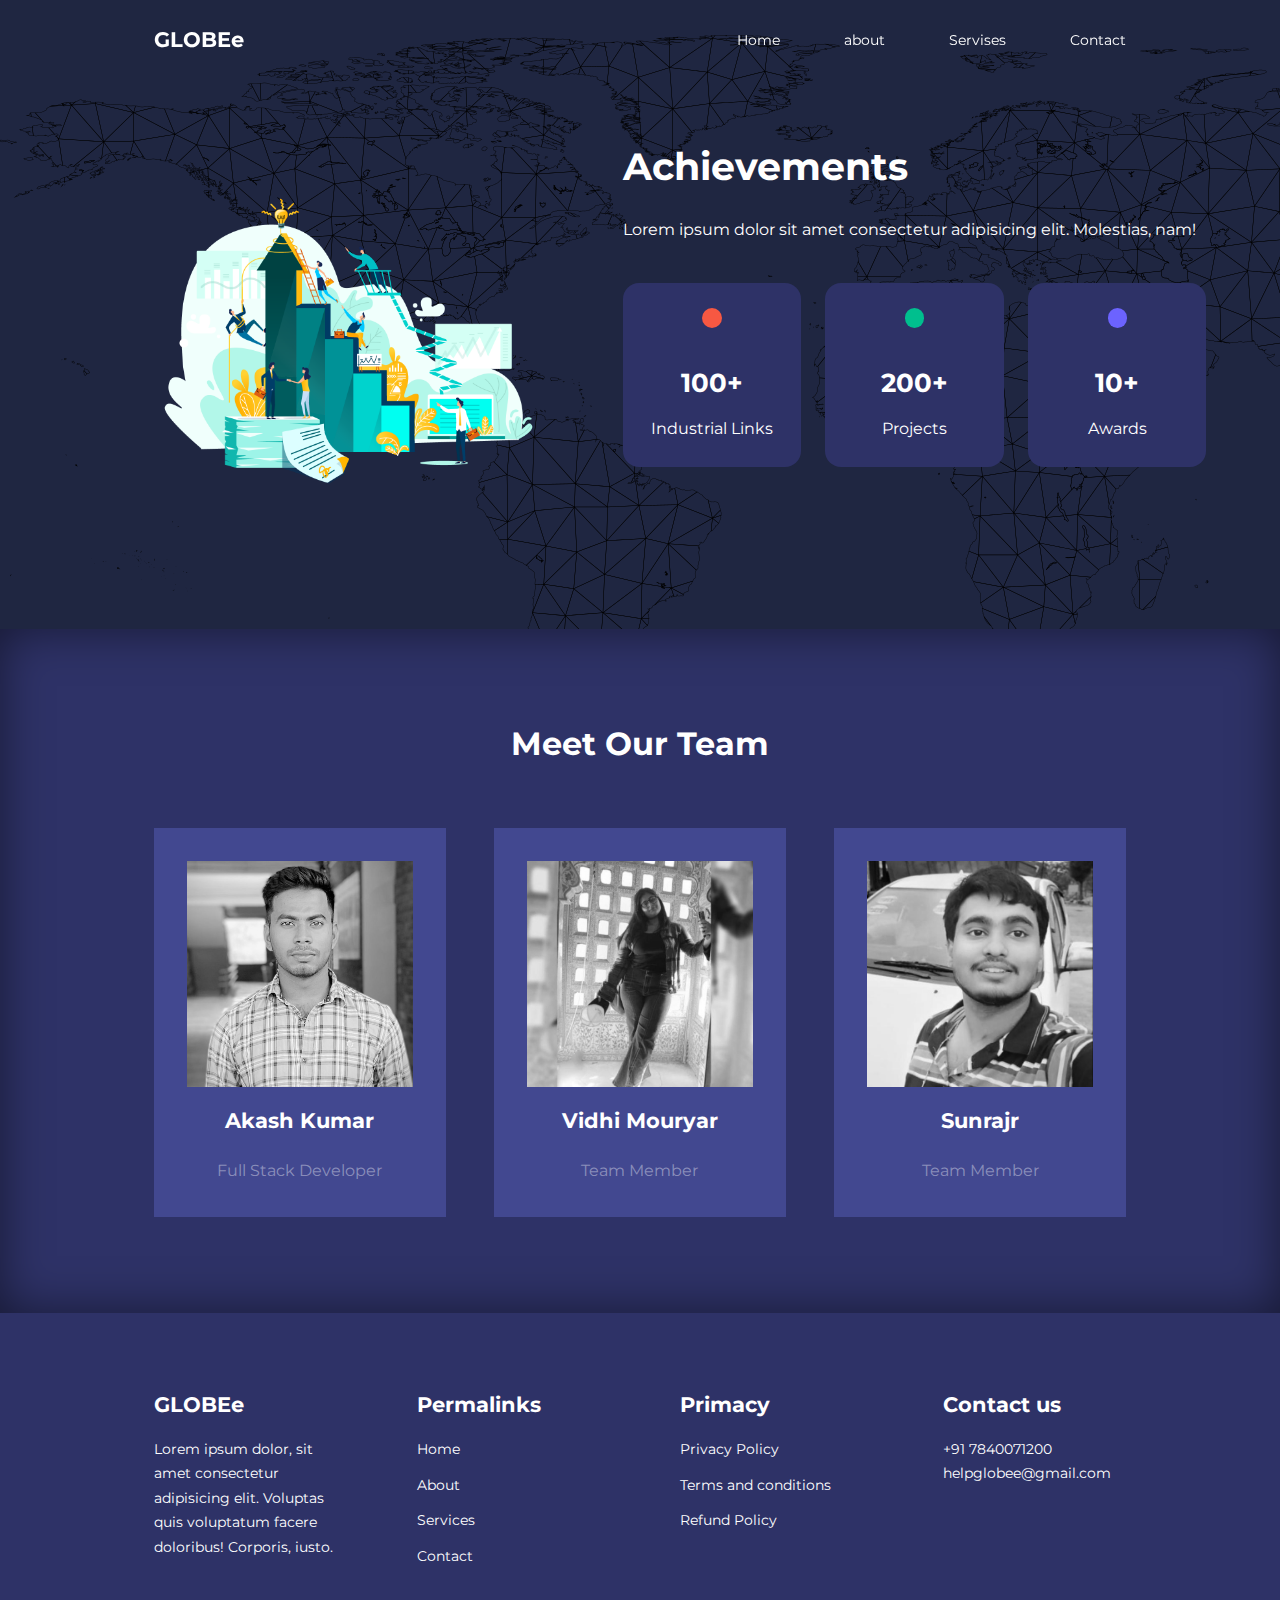
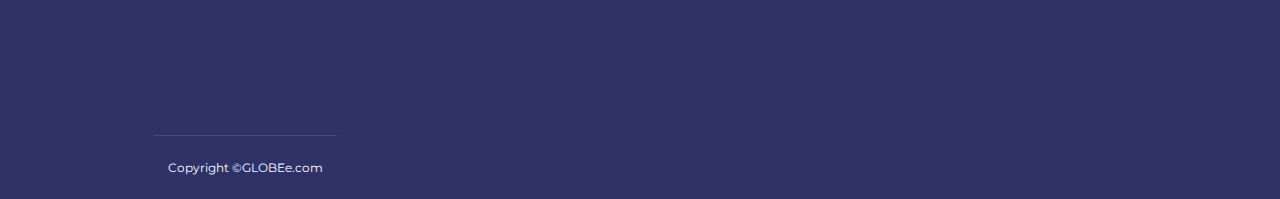
<file: globee/about.html>
<!DOCTYPE html>
<html lang="en">
<head>
    <meta charset="UTF-8">
    <meta http-equiv="X-UA-Compatible" content="IE=edge">
    <meta name="viewport" content="width=device-width, initial-scale=1.0">
    <title>globee website</title>

    <!--ICONSCOUT CDN-->
    <link rel="stylesheet" href="https://unicons.iconscout.com/release/v4.0.8/css/line.css">
    
    
    <!--GOOGLE FONTS (MONSTSERRAT)-->
    <link rel="preconnect" href="https://fonts.googleapis.com">
    <link rel="preconnect" href="https://fonts.gstatic.com" crossorigin>
    <link href="https://fonts.googleapis.com/css2?family=Lemon&family=Montserrat:wght@300;400;500;600;700;800;900&display=swap" rel="stylesheet">
    

    <link rel="stylesheet" href="./css/style.css">
    <link rel="stylesheet" href="./css/about.css">

    
    <style>
        body {background-image: url("./images/background.png.png");}
   </style>


</head>
<body>
    <nav>
        <div class="container nav__container">
            <a href="index.html"><h4>GLOBEe</h4></a>
            <ul class="nav__menu">
                <li><a href="index.html">Home</a></li>
                <li><a href="about.html">about</a></li>
                <li><a href="servises.html">Servises</a></li>
                <li><a href="contact.html">Contact</a></li>
            </ul> 
            <button id="open-menu-btn"><i class="uil uil-bars"></i></button>           
            <button id="close-menu-btn"><i class="uil uil-multiply"></i></button>
        </div>
    </nav>
    <!--============================END OF NAVBAR===================================-->
    
    <!--============================ACHIEVEMENTS===================================-->
    <section class="about__achievements">
      <div class="container about__achievement-container">
        <div class="about__achievement-left">
          <img src="./images/achievement.png">
        </div>
        <div class="about__achievement-right">
          <h1>Achievements</h1>
          <p>
            Lorem ipsum dolor sit amet consectetur adipisicing elit. Molestias, nam!
          </p>
          <div class="achievement__cards">


            <article class="achievement__card">
              <span class="achievement__icon">
                <i class="uil uil-link-h"></i>
              </span>
              <h3>100+</h3>
              <p>Industrial Links</p>
            </article>

            <article class="achievement__card">
              <span class="achievement__icon">
              <i class="uil uil-file-shield-alt"></i>
              </span>
              <h3>200+</h3>
              <p>Projects</p>
            </article>


            <article class="achievement__card">
              <span class="achievement__icon">
                <i class="uil uil-award"></i>
              </span>
              <h3>10+</h3>
              <p>Awards</p>
            </article>

          </div>
        </div>
      </div>
    </section>
    <!--============================END OF ACHIEVEMENTS===================================-->


    <!--============================TEAM===================================-->
  <section class="team">
    <h2>Meet Our Team</h2>
    <div class="container team__container">
      
      
      <article class="team__member">
        <div class="team__member-image">
          <img src="images/akash.jpeg">
        </div>
        <div class="team__member-info">
          <h4>Akash Kumar</h4>
          <p>Full Stack Developer</p>
        </div>
        <div class="team__member-socials">
          <a href="https://instagram.com" target="_blank"><i class="uil uil-instagram"></i></a>
          <a href="https://twitter.com" target="_blank"><i class="uil uil-twitter-alt"></i></a>
          <a href="https://linkedin.com" target="_blank"><i class="uil uil-linkedin-alt"></i></a>
        </div>
      </article>

      <article class="team__member">
        <div class="team__member-image">
          <img src="images/vidhi.jpeg">
        </div>
        <div class="team__member-info">
          <h4>Vidhi Mouryar</h4>
          <p>Team Member</p>
        </div>
        <div class="team__member-socials">
          <a href="https://instagram.com" target="_blank"><i class="uil uil-instagram"></i></a>
          <a href="https://twitter.com" target="_blank"><i class="uil uil-twitter-alt"></i></a>
          <a href="https://linkedin.com" target="_blank"><i class="uil uil-linkedin-alt"></i></a>
        </div>
      </article>

      <article class="team__member">
        <div class="team__member-image">
          <img src="images/sunraj.jpeg">
        </div>
        <div class="team__member-info">
          <h4>Sunrajr</h4>
          <p>Team Member</p>
        </div>
        <div class="team__member-socials">
          <a href="https://instagram.com" target="_blank"><i class="uil uil-instagram"></i></a>
          <a href="https://twitter.com" target="_blank"><i class="uil uil-twitter-alt"></i></a>
          <a href="https://linkedin.com" target="_blank"><i class="uil uil-linkedin-alt"></i></a>
        </div>
      </article>


    </div>
  </section>
  <!--============================END OF TEAM===================================-->

    <footer>
      <div class="container footer__container">
          <div class="footer__1">
              <a href="index.html" class="footer__logo"><h4>GLOBEe</h4></a>
              <p>
                  Lorem ipsum dolor, sit amet consectetur adipisicing elit. Voluptas quis voluptatum facere doloribus! Corporis, iusto.
              </p>
          </div>
  
  
          <div class="footer__2">
              <h4>Permalinks</h4>
              <ul class="Permalinks">
              <li><a href="index.html">Home</a></li>
              <li><a href="about.html">About</a></li>
              <li><a href="servises.html">Services</a></li>
              <li><a href="contact.html">Contact</a></li>
          </ul>
          </div>
  
          
  <div class="footer__3">
      <h4>Primacy</h4>
      <ul class="privacy">
          <li><a href="#">Privacy Policy</a></li>
          <li><a href="#">Terms and conditions</a></li>
          <li><a href="#">Refund Policy</a></li>
      </ul>
  </div>
  
  <div class="footer__4">
      <h4>Contact us</h4>
      <div>
          <p>+91 7840071200</p>
          <p>helpglobee@gmail.com</p>
      </div>
      <ul class="footer__socials">
          <li>
              <a href="#"><i class="uil uil-facebook-f"></i></a>
          </li>
          <li>
              <a href="#"><i class="uil-instagram-alt"></i></a>
          </li>
          <li>
              <a href="#"><i class="uil uil-twitter"></i></a>
          </li>
          <li>
              <a href="#"><i class="uil uil-linkedin-alt"></i></a>
          </li>
      </ul>
      </div>
  
      <div class="footer__copyright">
          <small>Copyright &copy;GLOBEe.com</small>
      </div>
  
  
      </div>
  
  </footer>

      <script src="./main.js"></script>
  
  </body>
  </html>
</file>
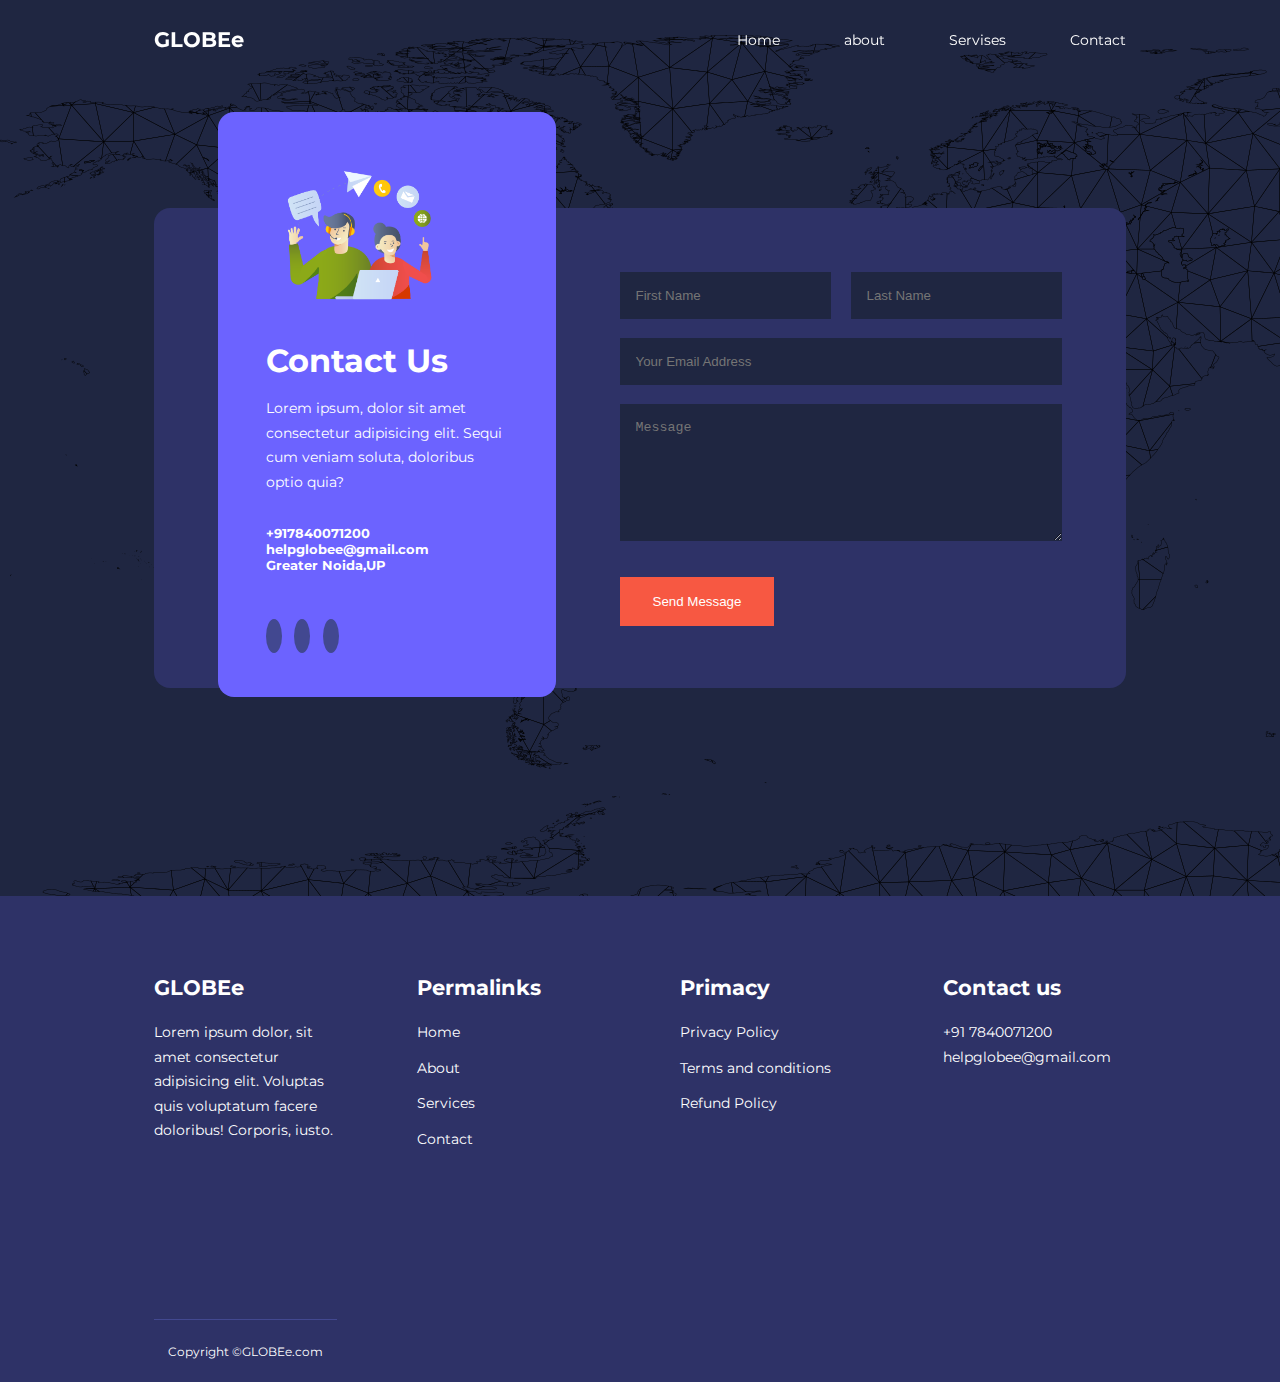
<file: globee/contact.html>
<!DOCTYPE html>
<html lang="en">
<head>
    <meta charset="UTF-8">
    <meta http-equiv="X-UA-Compatible" content="IE=edge">
    <meta name="viewport" content="width=device-width, initial-scale=1.0">
    <title>globee website</title>

    <!--ICONSCOUT CDN-->
    <link rel="stylesheet" href="https://unicons.iconscout.com/release/v4.0.8/css/line.css">
    
    
    <!--GOOGLE FONTS (MONSTSERRAT)-->
    <link rel="preconnect" href="https://fonts.googleapis.com">
    <link rel="preconnect" href="https://fonts.gstatic.com" crossorigin>
    <link href="https://fonts.googleapis.com/css2?family=Lemon&family=Montserrat:wght@300;400;500;600;700;800;900&display=swap" rel="stylesheet">
    

    <link rel="stylesheet" href="./css/style.css">
    <link rel="stylesheet" href="./css/contact.css">

    
    <style>
        body {background-image: url("./images/background.png.png");}
   </style>


</head>
<body>
    <nav>
        <div class="container nav__container">
            <a href="index.html"><h4>GLOBEe</h4></a>
            <ul class="nav__menu">
                <li><a href="index.html">Home</a></li>
                <li><a href="about.html">about</a></li>
                <li><a href="servises.html">Servises</a></li>
                <li><a href="contact.html">Contact</a></li>
            </ul> 
            <button id="open-menu-btn"><i class="uil uil-bars"></i></button>           
            <button id="close-menu-btn"><i class="uil uil-multiply"></i></button>
        </div>
    </nav>
    <!--============================END OF NAVBAR===================================-->



	<section class="contact">
		<div class="container contact__container">
			<aside class="contact__aside">
				<div class="aside__image">
					<img src="./images/contact.png">
				</div>
				<h2>Contact Us</h2>
				<p>
					Lorem ipsum, dolor sit amet consectetur adipisicing elit. Sequi cum veniam soluta, doloribus optio quia?
				</p>
				<ul class="contact__datails">
					<li>
						<i class="uil uil-phone-times"></i>
						<h5>+917840071200</h5>
					</li>
					
					<li>
						<i class="uil uil-envelope"></i>
						<h5>helpglobee@gmail.com</h5>
					</li>
					<li>
						<i class="uil uil-location-point"></i>
						<h5>Greater Noida,UP</h5>
					</li>
				</ul>

				<ul class="contact__socials">
					<li><a href="https://instagram.com" target="_blank"><i class="uil uil-instagram"></i></a></li>
					<li><a href="https://twitter.com" target="_blank"><i class="uil uil-twitter-alt"></i></a></li>
					<li><a href="https://linkedin.com" target="_blank"><i class="uil uil-linkedin-alt"></i></a></li>
				</ul>
			</aside>


			<form class="contact__form">
				<div class="form__name">
					<input type="text" name="First Name" placeholder="First Name" required>
					<input type="text" name="Last Name" placeholder="Last Name" required>
				</div>
				<input type="email" name="Email Address" placeholder="Your Email Address" required>
				<textarea name="Message" rows="7" placeholder="Message" required></textarea>
				<button type="submit" class="btn btn-primary">Send Message</button>
			</form>
		</div>
	</section>



	<footer>
		<div class="container footer__container">
			<div class="footer__1">
				<a href="index.html" class="footer__logo"><h4>GLOBEe</h4></a>
				<p>
					Lorem ipsum dolor, sit amet consectetur adipisicing elit. Voluptas quis voluptatum facere doloribus! Corporis, iusto.
				</p>
			</div>
	
	
			<div class="footer__2">
				<h4>Permalinks</h4>
				<ul class="Permalinks">
				<li><a href="index.html">Home</a></li>
				<li><a href="about.html">About</a></li>
				<li><a href="servises.html">Services</a></li>
				<li><a href="contact.html">Contact</a></li>
			</ul>
			</div>
	
			
	<div class="footer__3">
		<h4>Primacy</h4>
		<ul class="privacy">
			<li><a href="#">Privacy Policy</a></li>
			<li><a href="#">Terms and conditions</a></li>
			<li><a href="#">Refund Policy</a></li>
		</ul>
	</div>
	
	<div class="footer__4">
		<h4>Contact us</h4>
		<div>
			<p>+91 7840071200</p>
			<p>helpglobee@gmail.com</p>
		</div>
		<ul class="footer__socials">
			<li>
				<a href="#"><i class="uil uil-facebook-f"></i></a>
			</li>
			<li>
				<a href="#"><i class="uil-instagram-alt"></i></a>
			</li>
			<li>
				<a href="#"><i class="uil uil-twitter"></i></a>
			</li>
			<li>
				<a href="#"><i class="uil uil-linkedin-alt"></i></a>
			</li>
		</ul>
		</div>
	
		<div class="footer__copyright">
			<small>Copyright &copy;GLOBEe.com</small>
		</div>
	
	
		</div>
	
	</footer>
  
		<script src="./main.js"></script>
	
	</body>
	</html>
</file>
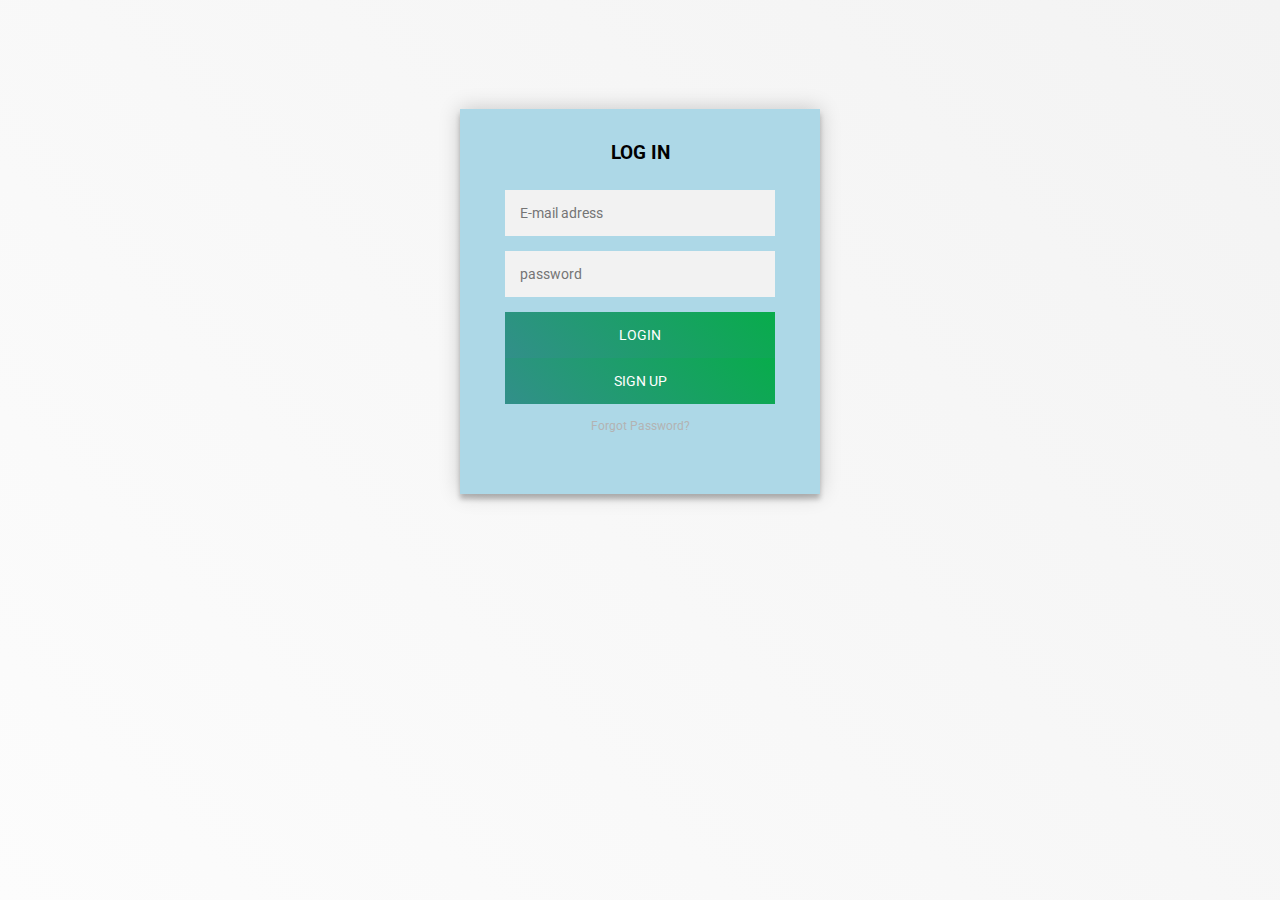
<file: globee/login.html>
<html>
<head>
<link rel="stylesheet" href="login.css">
<title> login page </title>
</head>
<body>
  <body>
    <div class="login-page">
      <div class="form">
        <div class="login">
          <div class="login-header">
            <h3>LOG IN</h3>
          </div>
        </div>
        <form class="login-form">
          <input type="text" placeholder="E-mail adress"/>
          <input type="password" placeholder="password"/>
          <button>LOGIN</button> 
          <button>SIGN UP</button>
          <p class="message">Forgot Password? </p>
        </form>
      </div>
    </div>
</body>
</body>
</html>
</file>
<file: globee/css/style.css>
* {
    margin: 0;
    padding: 0;
    border: 0;
    outline: 0;
    text-decoration: none;
    list-style: none;
    box-sizing: border-box;
}
:root {
    --color-primary: #6c63ff;
    --color-success: #00bf8e;
    --color-warning: #f7c94b;
    --color-danger: #f75842;
    --color-danger-variant:  rgba(247,88,66,0.4);
    --color-white: #fff;
    --color-light: rgba(255,255,255,0.4);
    --color-black: #000;
    --color-bg: #1f2641;
    --color-bg1: #2e3267;
    --color-bg2: #424890;

    --container-width-lg: 76%;
    --container-width-md: 90%;
    --container-width-sm: 94%;

    --transition: all 400ms ease ;
}

body {
    font-family: 'Lemon', cursive;
    font-family: 'Montserrat', sans-serif;
    line-height: 1.7;
    color: var(--color-white);
    background: var(--color-bg);
}
.container {
    width: var(--container-width-lg);
    margin: 0 auto;
}

section{
    padding: 6rem 0;
}

section h2{
    text-align: center;
    margin-bottom: 4rem;
}

h1, 
h2, 
h3, 
h4, 
h5{
    line-height: 1.2;
}

h1{
    font-size: 2.4rem;
}
h2{
    font-size: 2rem;
}

h3{
    font-size: 1.6rem;
}

h4{
    font-size: 1.3rem;
}

a{
    color: var(--color-white);
}

img{
    width: 100%;
    display: block;
    object-fit: cover;
}

.btn {
    display: inline-block;
    background: var(--color-white);
    color: var(--color-black);
    padding: 1rem 2rem;
    border: 1px solid transparent;
    font-weight: 500;
    transition: var(--transition);
}
.btn:hover {
    background: transparent;
    color: var(--color-white);
    border-color: var(--color-white);
}
.btn-primary {
    background: var(--color-danger);
    color: var(--color-white);
}
/*===============NAVBAR===============*/
nav{
    background: transparent;
    width: 100vw;
    height: 5rem;
    position: fixed;
    top: 0;
    z-index: 11;
}

/* change navbar styles on scroll using javascript */
.window-scroll {
    background: var(--color-primary);
    box-shadow: 0 1rem 2rem rgba(0, 0, 0, 0.2);
}

.nav__container{
    height: 100%;
    display: flex;
    justify-content: space-between;
    align-items: center;
}
nav button{
    display: none;

}

.nav__menu{
    display: flex;
    align-items: center;
    gap: 4rem;
}

.nav__menu a {
    font-size: 0.9rem;
    transition: var(--transition);
}

.nav__menu a:hover{
    color: var(--color-bg2);
}

/*===============HEADER===============*/

header{
    position: relative;
    top: 5rem;
    overflow: hidden;
    height: 70vh;
    margin-bottom: 5rem;
}

.header__container {
    display: grid;
    grid-template-columns: 1fr 1fr;
    align-items: center;
    gap: 5rem;
    height: 100%;
}
.header__left p {
    margin: 1rem 0 2.4rem;
}

/*===============CATEGORIES===============*/

.categories {
    background: var(--color-bg1);
    height: 32rem;
}

.categories h1 {
    line-height: 1;
    margin-bottom: 3rem;
}

.categories__container {
    display: grid;
    grid-template-columns: 40% 60%;
    gap: 4rem;
}

.categories__left {
    margin: 4rem;
}

.categories__left p {
    margin: 1rem 0 3rem;
}

.categories__right {
    display: grid;
    grid-template-columns: repeat(2, 3fr);
    gap: 1.2rem;
}

.category {
    background: var(--color-bg2);
    padding: 2rem;
    border-radius: 2rem;
    transition: var(--transition);
}

.category:hover{
    box-shadow: 0 3rem 3rem rgba(0, 0, 0, 0.3);
    z-index: 1;
}

.category h5 {
    margin: 2rem 0 1rem;
}

.category p {
    font-size: 0.85rem;
}

/*===============SOLUTIONS===============*/
.solutions {
    margin-top: 22rem;
}

.solutions__container{
    display: grid;
    grid-template-columns: repeat(3, 1fr);
    gap: 2rem;
}

.solution {
    background: var(--color-bg1);
    text-align: center;
    border: 1px solid transparent;
    transition: var(--transition);
}
.solution:hover {
    background: transparent;
    border-color: var(--color-primary);
}

.solution__info {
    padding: 2rem;
}
.solution__info p {
    margin: 1.2rem 0 2rem;
    font-size: 0.9rem;
}

/*===============FAQs===============*/
.faqs {
    background: var(--color-bg1);
    box-shadow: inset 0 0 3rem rgba(0, 0, 0, 0.3);
}
.faqs__container {
    display: grid;
    grid-template-columns: 1fr 1fr;
    gap: 1rem;
}
 .faq  {
    padding: 2rem;
    display: flex;
    align-items: center;
    gap: 1.4rem;
    height: fit-content;
    background: var(--color-primary);
    cursor: pointer;
 }

 .faq:hover{
    background: var(--color-bg);
    color: var(--color-white);
    border-color: var(--color-white);
 }

 .faq h4 {
    font-size: 1rem;
    line-height: 2.2;
 }

 .faq__icon {
    align-self: flex-start;
    font-size: 1.2rem;
 }

 .faq p {
    margin-top: 0.8rem;
    display: none;
 }

 .faq.open p {
    display: block;

 }



 /*===============TESTIMONIALS===============*/

 .testimonials__container{
    overflow-x: hidden;
    position: relative;
    margin-bottom: 5rem;
 }

 .testimonial {
    padding-top: 2rem;
 }

 .avatar {
    width: 6rem;
    height: 6rem;
    border-radius: 50%;
    overflow: hidden;
    margin: 0 auto 1rem;
    border: 1rem solid var(--color-bg1);
 }

 .testimonial__info{
    text-align: center;
 }
 .testimonial__body {
    background: var(--color-primary);
    padding: 2rem;
    margin-top: 3rem;
    position: relative;
 }

 .testimonial__body::before {
    content:"" ;
    display: block;
    background: linear-gradient(135deg, transparent, var(--color-primary), var(--color-primary), var(--color-primary));
    width: 3rem;
    height: 3rem;
    position: absolute;
    left: 50%;
    top: -1.5rem;
    transform: rotate(45deg);
 }

 
 /*===============FOOTER===============*/

 footer{
    background: var(--color-bg1);
    padding-top: 5rem;
    font-size: 0.9rem;
 }

 .footer__container {
    display: grid;
    grid-template-columns: repeat(4, 1fr);
    gap: 5rem;
 }

 .footer__container > div h4 {
    margin-bottom: 1.2rem;
 }

 .footer__1 p{
    margin: 0 0 2rem;
 }

 footer ul li {
    margin-bottom: 0.7rem;
 }

 footer ul li a:hover {
    text-decoration: underline;
 }
 .footer__socials {
    display: flex;
    gap: 1rem;
    font-size: 1.2rem;
    margin-top: 2rem;
 }

 .footer__copyright {
    text-align: center;
    margin-top: 4rem;
    padding: 1.2rem 0;
    border-top: 1px solid var(--color-bg2);
 }


 /*=============================MEDIA QUERIES (TABLETS)==================*/

 @media screen and (max-width: 1024px) {
    .container {
        width: var(--container-width-md);
    }
   
    h1 {
        font-size: 2.2 rem;
    }

    h2 {
        font-size: 1.7rem;
    }

    h3 {
        font-size: 1.4rem;
    }

    h4 {
        font-size: 1.2rem;
    }
    /*======================NAVBAR=================*/
    nav button {
        display: inline-block;
        background: transparent;
        font-size: 1.8rem;
        color: var(--color-white);
        cursor: pointer;
    }
    
    nav button#close-menu-btn{
        display: none;
    }

    .nav__menu{
        position: fixed;
        top: 5rem;
        right: 5%;
        height: fit-content;
        width: 18rem;
        flex-direction: column;
        gap: 0;
        display: none;
    }

    .nav__menu li {
        width: 100%;
        height: 5.8rem;
        animation: animateNavItems 400ms linear forwards;
        transform-origin: top right;
        opacity: 0;

    }
    
    .nav__menu li:nth-child(2) {
        animation-delay: 200ms;
    }

    
    .nav__menu li:nth-child(3) {
    animation-delay: 400ms;
    }

    
    .nav__menu li:nth-child(4) {
    animation-delay: 600ms;
    }


    @keyframes animateNavItems {
        0% {
            transform: rotateZ(-90deg) rotateX(90deg) scale(0.1);
        }

        100% {
             transform: rotateZ(0) rotateX(0) scale(1);
             opacity: 1;
        }
    }

    .nav__menu li a {
        background: var(--color-primary);
        box-shadow: -4rem 6rem 10rem rgba(0, 0, 0, 0.6);
        width: 100%;
        height: 100%;
        display: grid;
        place-items: center;

    }

    .nav__menu li a:hover {
        background: var(--color-bg2);
        color: var(--color-white);
    }
        
     /*======================HEADER=================*/

     .header {
        height: 52vh;
        margin-bottom: 4rem;
     }

    .header__container {
        gap: 0;
        padding-bottom: 3rem;
    }

      /*======================CATEGORIES=================*/

      .categories{
        height: auto;
      }

      .categories__container{
        grid-template-columns: 1fr;
        gap: 3rem;
      }

      .categories__left{
        margin-right: 0;
      }

     /*======================SOLUTIONS=================*/

     .solutions {
        margin-top: 0;
     }

     .solutions__container{
        grid-template-columns: 1fr 1fr;
     }

     /*======================FAQS=================*/

    .faqs__container{
        grid-template-columns: 1fr;
    }

    .faq{
        padding: 1.5rem;
    }

    /*======================FOOTER=================*/
    .footer__container {
        grid-template-columns: 1fr 1fr;
    }
 }

 /*=============================MEDIA QUERIES (PHONES)==================*/

 @media screen and (max-width: 600px) {
    .container {
        width: var(--container-width-sm);
    }

    /*======================NAVBAR=================*/
    .nav__menu{
        right: 3%;
    }
    
    /*======================HEADER=================*/
    .header{
        height: 100vh;
    }

    .header__container{
        grid-template-columns: 1fr;
        text-align: center;
        margin-top: 0;
    }
    
    .header__left p{
        margin-bottom: 1.3rem;
    }


    /*======================CATEGORIES=================*/
    .categories__right {
        grid-template-columns: 1fr 1fr;
        gap: 0.7rem;
    }

    .category{
        padding: 1rem;
        border-radius: 1rem;
    }

    /*======================SOLUTIONS=================*/
    .solutions__container{
        grid-template-columns: 1fr;
    }

    /*======================TESTIMONIALS=================*/
    .testimonial__body{
        padding: 1.2rem;
    }

    /*======================FOOTER=================*/
    .footer__container{
        grid-template-columns: 1fr;
        text-align: center;
        gap: 2rem;
    }

    .footer__1 {
        margin: 1rem auto;
    }

    .footer__socials{
        justify-content: center;
    }



 }
</file>
<file: globee/css/about.css>
/*=======================ACHIEVEMENTS======================*/
.about__achievements {
    margin-top: 3rem;
}

.about__achievement-container {
    display: grid;
    grid-template-columns: 40% 60%;
    gap: 5rem;
}

.about__achievement-right > p {
    margin: 1.6rem 0 2.5rem;
}

.achievement__cards {
    display: grid;
    grid-template-columns: repeat(3, 1fr);
    gap: 1.5rem;
}

.achievement__card {
    background: var(--color-bg1);
    padding: 1.6rem;
    border-radius: 1rem;
    text-align: center;
    transition: var(--transition);
}

.achievement__card:hover {
    background: var(--color-bg2);
    box-shadow: 0 3rem 3rem rgba(0, 0, 0, 0.3);

}

.achievement__icon {
    background: var(--color-danger);
    padding: 0.6rem;
    border-radius: 1rem;
    display: inline-block;
    margin-bottom: 2rem;
    font-size: 2rem;

}

.achievement__card:nth-child(2) .achievement__icon{
    background: var(--color-success);
}

.achievement__card:nth-child(3) .achievement__icon{
    background: var(--color-primary);
}

.achievement__card p {
    margin-top: 1rem;
}

/*=======================TEAM======================*/
.team {
    background: var(--color-bg1);
    box-shadow: inset 0 0 3rem rgba(0, 0, 0, 0.5);
}

.team__container {
    display: grid;
    grid-template-columns: repeat(3, 1fr);
    gap: 3rem;
}

.team__member {
    background: var(--color-bg2);
    padding: 2rem;
    border: 1px solid transparent;
    transition: var(--transition);
    position: relative;
    overflow: hidden;
}

.team__member:hover{
    background: transparent;
    background-color: var(--color-primary);
}

.team__member-image img {
    filter: saturate(0);
}

.team__member:hover img{
    filter: saturate(1);
}

.team__member-info * {
    text-align: center;
    margin-top: 1.4rem;
}

.team__member-info p {
    color: var(--color-light);
}

.team__member-socials {
    position: absolute;
    top: 50%;
    transform: translateX(-50%);
    right:-100%;
    display: flex;
    flex-direction: column;
    background: var(--color-primary);
    border-radius: 1rem 0 0 1rem;
    box-shadow: -2rem 0 2rem rgba(0, 0, 0, 0.3);
    transition: var(--transition);

}

.team__member:hover .team__member-socials {
    right: 0;
}

.team__member-socials a {
    padding: 1rem;
}


/*=============================MEDIA QUERIES (TABLETS)==================*/
@media screen and (max-width: 1024px) {
    .about__achievements {
        margin-top: 2rem;
    }

    .about__achievement-container {
        grid-template-columns: 1fr;
        gap: 4rem;
    }

    .about__achievement-left {
        width: 80%;
        margin: 0 auto;
    }

    .team__container {
        grid-template-columns: repeat(3, 1fr);
        gap: 1.5rem;
    }

    .team__member {
        padding: 1rem;
    }
}



 /*=============================MEDIA QUERIES (PHONES)==================*/
 @media screen and (max-width: 600px) {
    .achievement__card {
        grid-template-columns: 1fr 1fr ;
        gap: 0.7rem;
    }

    .team__container {
        grid-template-columns: 1fr 1fr ;
        gap: 0.7rem;
    }

    .team__member {
        padding: 0;
    }

    .team__member p {
        margin-bottom: 1.5rem;
    }

 }
</file>
<file: globee/css/contact.css>
.contact__container {
    background: var(--color-bg1);
    padding: 4rem;
    display: grid;
    grid-template-columns: 40% 60%;
    gap: 4rem;
    height: 30rem;
    margin: 7rem auto;
    border-radius: 1rem;

}

/*====================ASIDE=====================*/
.contact__aside {
    background: var(--color-primary);
    padding: 3rem;
    border-radius: 1rem;
    position: relative;
    bottom: 10rem;
}

.aside__image {
    width: 12rem;
    margin-bottom: 2rem;
}

.contact__aside h2{
    text-align: left;
    margin-bottom: 1rem;
}

.contact__aside p {
    font-size: 0.9rem;
    margin-bottom: 2rem;
}

.contact__details li {
    display: flex;
    gap: 1rem;
    align-items: center;
    margin-bottom: 1rem;
}

.contact__socials {
    display: flex;
    gap: 0.8rem;
    margin-top: 3rem;
}

.contact__socials a {
    background: var(--color-bg2);
    padding: 0.5rem;
    border-radius: 50%;
    font-size: 0.9rem;
    transition: var(--transition);

}

.contact__socials a:hover {
    background: transparent;
}


/*====================FORM=====================*/
.contact__form {
    display: flex;
    flex-direction: column;
    gap: 1.2rem;
    margin-right: 4rem;
}

.form__name {
    display: flex;
    gap: 1.2rem;
    
}

.contact__form input[type="text"] {
    width: 50%;
}

input, textarea{
    width: 1005;
    padding: 1rem;
    background: var(--color-bg);
    color: var(--color-white);
}

.contact__form .btn {
    width: max-content;
    margin-top: 1rem;
    cursor: pointer;
}

/*=============================MEDIA QUERIES (TABLETS)==================*/
@media screen and (max-width: 1024px) {
    .contact {
        padding-bottom: 0;
    }
    
    .contact__container {
        gap: 1.5rem;
        margin-top: 3rem;
        height: auto;
        padding: 1.5rem;
    }

    .contact__aside {
        width: auto;
        padding: 1.5rem;
        bottom: 0;
    }

    .contact__form {
        align-self: center;
        margin-right: 1.5rem;
    }
}

/*=============================MEDIA QUERIES (PHONES)==================*/
@media screen and (max-width: 6oopx) {
    .contact__container{
        grid-template-columns: 1fr;
        gap: 3rem;
        margin-top: 0;
        padding: 0;
    }

    .contact__form {
        margin: 0 1.5rem 3rem;
    }

    .form__name {
        flex-direction: column;
    }

    .form__name input[type="text"] {
        width: 100 ;
    }
}
</file>
<file: globee/login.css>
@import url(https://fonts.googleapis.com/css?family=Roboto:300);
:root {
    --color-primary: #6c63ff;
    --color-success: #00bf8e;
    --color-warning: #f7c94b;
    --color-danger: #f75842;
    --color-danger-variant:  rgba(247,88,66,0.4);
    --color-white: #fff;
    --color-light: rgba(255,255,255,0.4);
    --color-black: #000;
    --color-bg: #1f2641;
    --color-bg1: #2e3267;
    --color-bg2: #424890;

    --container-width-lg: 76%;
    --container-width-md: 90%;
    --container-width-sm: 94%;

    --transition: all 400ms ease ;
}
header .header{
  background-color: var(--color-bg2);
  height: 45px;
}

header a img{
  width: 134px;
margin-top: 4px;
}
.login-page {
  width: 360px;
  padding: 8% 0 0;
  margin: auto;
}
.login-page .form .login{
  margin-top: -31px;
margin-bottom: 26px;
}
.form {
  position: relative;
  z-index: 1;
  background: #add8e7;
  max-width: 360px;
  margin: 0 auto 100px;
  padding: 45px;
  text-align: center;
  box-shadow: 0 0 20px 0 rgba(0, 0, 0, 0.2), 0 5px 5px 0 rgba(0, 0, 0, 0.24);
}
.form input {
  font-family: "Roboto", sans-serif;
  outline: 0;
  background: #f2f2f2;
  width: 100%;
  border: 0;
  margin: 0 0 15px;
  padding: 15px;
  box-sizing: border-box;
  font-size: 14px;
}
.form button {
  font-family: "Roboto", sans-serif;
  text-transform: uppercase;
  outline: 0;
  background-color: #328f8a;
  background-image: linear-gradient(45deg,#328f8a,#08ac4b);
  width: 100%;
  border: 0;
  padding: 15px;
  color: #FFFFFF;
  font-size: 14px;
  -webkit-transition: all 0.3 ease;
  transition: all 0.3 ease;
  cursor: pointer;
}
.form .message {
  margin: 15px 0 0;
  color: #b3b3b3;
  font-size: 12px;
}
.form .message a {
  color: #4CAF50;
  text-decoration: none;
}

.container {
  position: relative;
  z-index: 1;
  max-width: 300px;
  margin: 0 auto;
}

body {
    background-color: #328f8a;
    background-image: linear-gradient(45deg,#fcfcfc,#f3f3f3);
    font-family: "Roboto", sans-serif;
    -webkit-font-smoothing: antialiased;
    -moz-osx-font-smoothing: grayscale;
}
</file>
